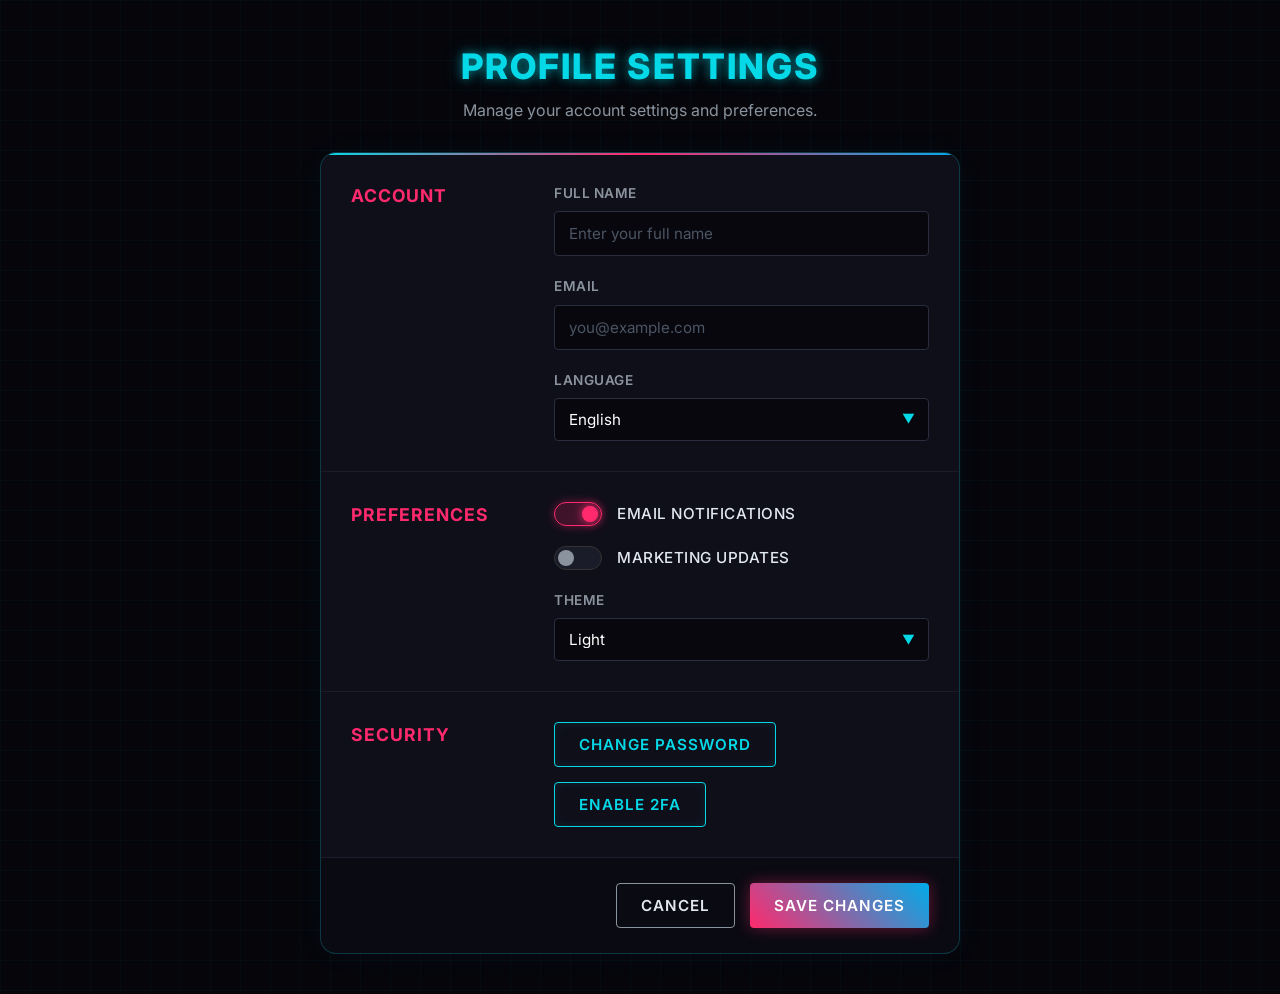
<file: DuAn/Bài_5/index.html>
<!doctype html>
<html lang="en">
  <head>
    <meta charset="UTF-8" />
    <meta name="viewport" content="width=device-width, initial-scale=1.0" />
    <title>Exercise 05 - Profile Settings Form</title>
    <link rel="preconnect" href="https://fonts.googleapis.com">
    <link rel="preconnect" href="https://fonts.gstatic.com" crossorigin>
    <link href="https://fonts.googleapis.com/css2?family=Inter:wght@400;500;600;700&display=swap" rel="stylesheet">
    <link rel="stylesheet" href="style-05.css">
  </head>
  <body>
    <div class="page-wrapper">
      
      <header class="page-header">
        <h1>Profile Settings</h1>
        <p>Manage your account settings and preferences.</p>
      </header>

      <main class="settings-container">
        <form class="settings-form">
          
          <section class="form-section">
            <div class="section-header">
              <h2>Account</h2>
            </div>
            <div class="section-content">
              
              <div class="form-group">
                <label for="fullName">Full Name</label>
                <input id="fullName" type="text" placeholder="Enter your full name" />
              </div>

              <div class="form-group">
                <label for="email">Email</label>
                <input id="email" type="email" placeholder="you@example.com" />
              </div>

              <div class="form-group">
                <label for="language">Language</label>
                <div class="select-wrapper">
                  <select id="language">
                    <option>English</option>
                    <option>Vietnamese</option>
                    <option>Japanese</option>
                  </select>
                </div>
              </div>

            </div>
          </section>

          <section class="form-section">
            <div class="section-header">
              <h2>Preferences</h2>
            </div>
            <div class="section-content">
              
              <div class="form-group toggle-group">
                <label class="toggle-switch">
                  <input type="checkbox" checked />
                  <span class="slider"></span>
                  <span class="toggle-text">Email notifications</span>
                </label>
              </div>

              <div class="form-group toggle-group">
                <label class="toggle-switch">
                  <input type="checkbox" />
                  <span class="slider"></span>
                  <span class="toggle-text">Marketing updates</span>
                </label>
              </div>

              <div class="form-group mt-3">
                <label for="theme">Theme</label>
                <div class="select-wrapper">
                  <select id="theme">
                    <option>Light</option>
                    <option>Dark</option>
                    <option>System</option>
                  </select>
                </div>
              </div>

            </div>
          </section>

          <section class="form-section">
            <div class="section-header">
              <h2>Security</h2>
            </div>
            <div class="section-content security-actions">
              <button type="button" class="btn-secondary">Change Password</button>
              <button type="button" class="btn-secondary">Enable 2FA</button>
            </div>
          </section>

          <section class="form-actions">
            <button type="button" class="btn-outline">Cancel</button>
            <button type="submit" class="btn-primary">Save Changes</button>
          </section>

        </form>
      </main>

    </div>
  </body>
</html>
</file>
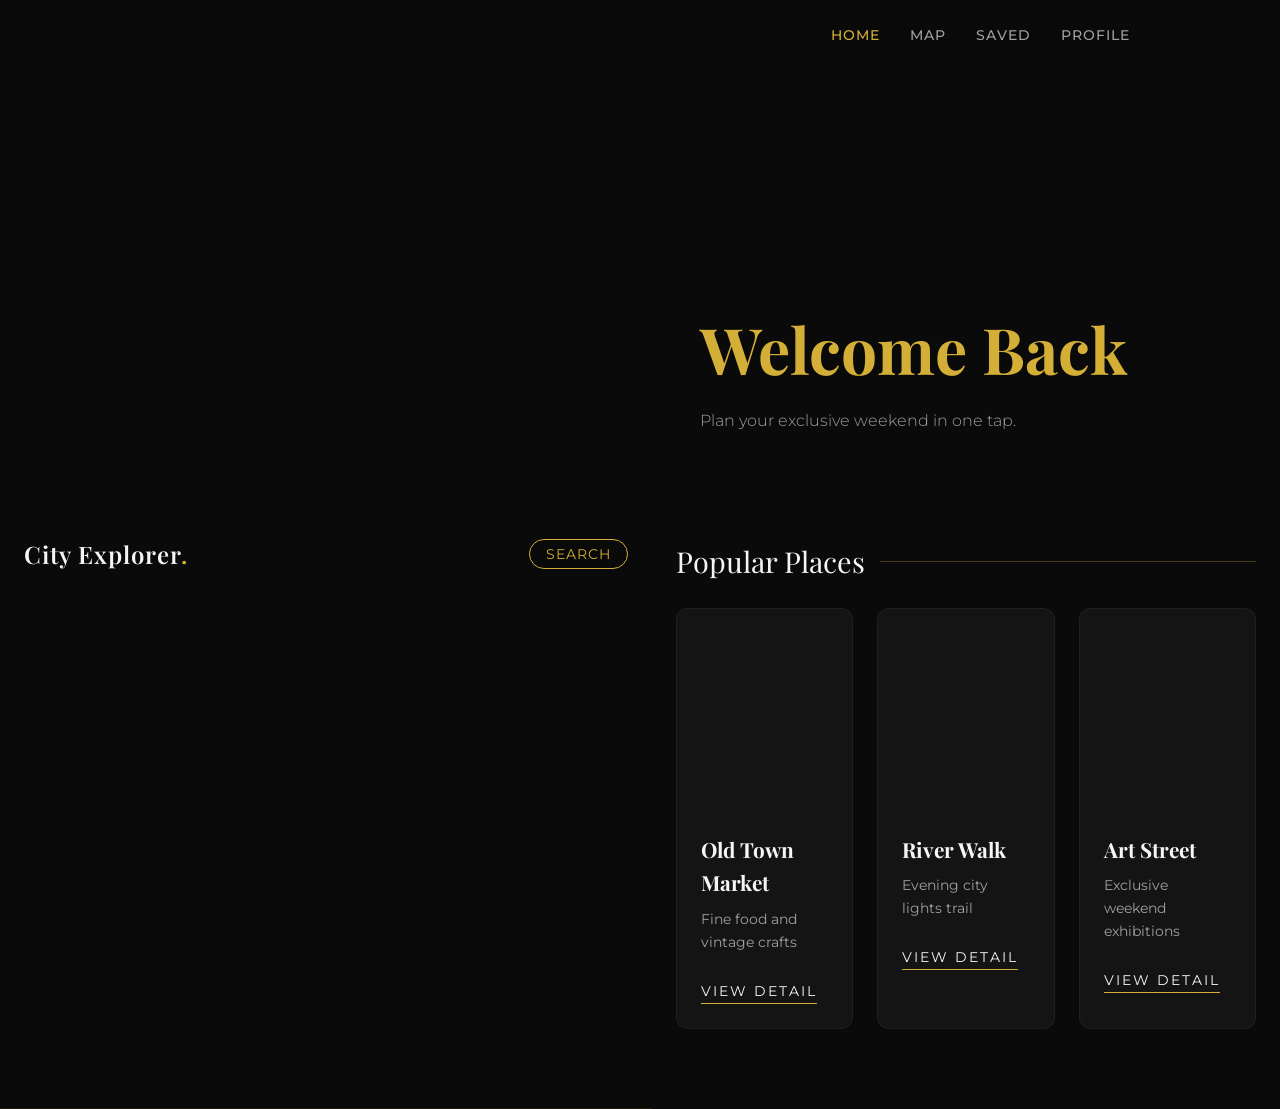
<file: DuAn/Bài_1/exercise-01.html>
<!doctype html>
<html lang="en">
  <head>
    <meta charset="UTF-8" />
    <meta name="viewport" content="width=device-width, initial-scale=1.0" />
    <title>Exercise 01 - Premium City Explorer</title>
    <link rel="preconnect" href="https://fonts.googleapis.com">
    <link rel="preconnect" href="https://fonts.gstatic.com" crossorigin>
    <link href="https://fonts.googleapis.com/css2?family=Montserrat:wght@300;400;500&family=Playfair+Display:ital,wght@0,400;0,600;1,400&display=swap" rel="stylesheet">
    <link rel="stylesheet" href="style.css">
  </head>
  <body>
    <header class="app-header">
      <h1>City Explorer<span class="gold-dot">.</span></h1>
      <button type="button" class="btn-search">Search</button>
    </header>

    <main class="app-content">
      <section class="hero-section">
        <div class="hero-overlay"></div>
        <div class="hero-text">
          <h2>Welcome Back</h2>
          <p>Plan your exclusive weekend in one tap.</p>
        </div>
      </section>

      <section class="places-section">
        <div class="section-header">
          <h2>Popular Places</h2>
          <div class="line"></div>
        </div>
        
        <div class="places-grid">
          <article class="place-card">
            <div class="card-img" style="background-image: url('https://images.unsplash.com/photo-1555396273-367ea4eb4db5?auto=format&fit=crop&w=600&q=80');"></div>
            <div class="card-content">
              <h3>Old Town Market</h3>
              <p>Fine food and vintage crafts</p>
              <button type="button" class="btn-view">View Detail</button>
            </div>
          </article>

          <article class="place-card">
            <div class="card-img" style="background-image: url('https://images.unsplash.com/photo-1513622470522-26c311a071f9?auto=format&fit=crop&w=600&q=80');"></div>
            <div class="card-content">
              <h3>River Walk</h3>
              <p>Evening city lights trail</p>
              <button type="button" class="btn-view">View Detail</button>
            </div>
          </article>

          <article class="place-card">
            <div class="card-img" style="background-image: url('https://images.unsplash.com/photo-1544928147-79a2dbc1f389?auto=format&fit=crop&w=600&q=80');"></div>
            <div class="card-content">
              <h3>Art Street</h3>
              <p>Exclusive weekend exhibitions</p>
              <button type="button" class="btn-view">View Detail</button>
            </div>
          </article>
        </div>
      </section>
    </main>

    <nav class="app-nav">
      <a href="#" class="active">Home</a>
      <a href="#">Map</a>
      <a href="#">Saved</a>
      <a href="#">Profile</a>
    </nav>
  </body>
</html>
</file>
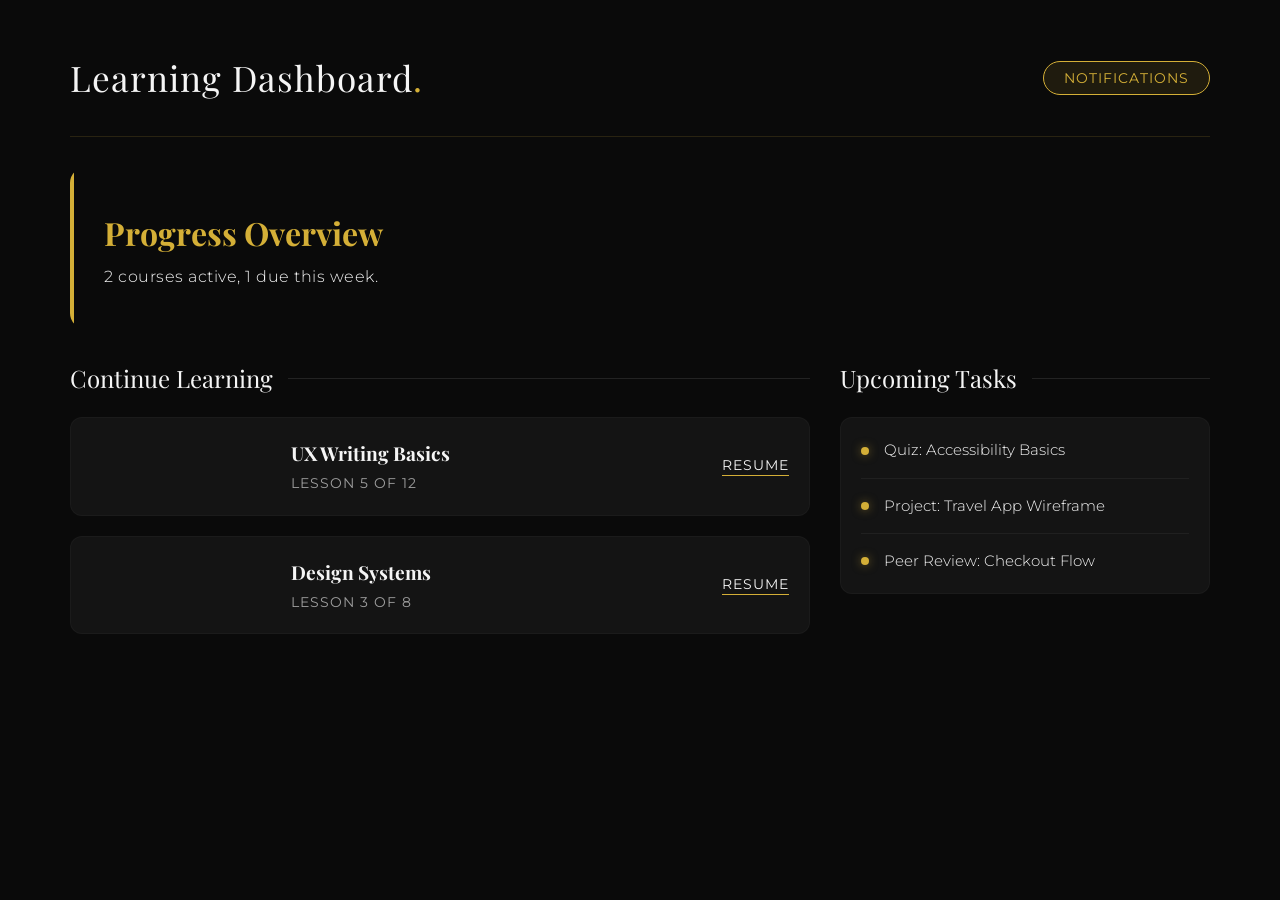
<file: DuAn/Bài_2/exercise-02.html>
<!doctype html>
<html lang="en">
  <head>
    <meta charset="UTF-8" />
    <meta name="viewport" content="width=device-width, initial-scale=1.0" />
    <title>Exercise 02 - Tablet Learning Dashboard</title>
    <link rel="preconnect" href="https://fonts.googleapis.com">
    <link rel="preconnect" href="https://fonts.gstatic.com" crossorigin>
    <link href="https://fonts.googleapis.com/css2?family=Montserrat:wght@300;400;500&family=Playfair+Display:ital,wght@0,400;0,600;1,400&display=swap" rel="stylesheet">
    <link rel="stylesheet" href="style-02.css">
  </head>
  <body>
    <div class="dashboard-container">
      <header class="dash-header">
        <h1>Learning Dashboard<span class="gold-dot">.</span></h1>
        <button type="button" class="btn-notify">Notifications</button>
      </header>

      <main class="dash-main">
        <section class="dash-section progress-section">
          <div class="progress-overlay"></div>
          <div class="progress-content">
            <h2>Progress Overview</h2>
            <p>2 courses active, 1 due this week.</p>
          </div>
        </section>

        <div class="dash-grid">
          <section class="dash-section courses-section">
            <div class="section-header">
              <h2>Continue Learning</h2>
              <div class="line"></div>
            </div>
            
            <div class="course-list">
              <article class="course-card">
                <div class="course-img" style="background-image: url('https://images.unsplash.com/photo-1558655146-d09347e92766?auto=format&fit=crop&w=600&q=80');"></div>
                <div class="course-info">
                  <div class="info-text">
                    <h3>UX Writing Basics</h3>
                    <p>Lesson 5 of 12</p>
                  </div>
                  <button type="button" class="btn-resume">Resume</button>
                </div>
              </article>

              <article class="course-card">
                <div class="course-img" style="background-image: url('https://images.unsplash.com/photo-1561070791-2526d30994b5?auto=format&fit=crop&w=600&q=80');"></div>
                <div class="course-info">
                  <div class="info-text">
                    <h3>Design Systems</h3>
                    <p>Lesson 3 of 8</p>
                  </div>
                  <button type="button" class="btn-resume">Resume</button>
                </div>
              </article>
            </div>
          </section>

          <section class="dash-section tasks-section">
            <div class="section-header">
              <h2>Upcoming Tasks</h2>
              <div class="line"></div>
            </div>
            
            <ul class="task-list">
              <li>
                <div class="task-bullet"></div>
                <div class="task-text">Quiz: Accessibility Basics</div>
              </li>
              <li>
                <div class="task-bullet"></div>
                <div class="task-text">Project: Travel App Wireframe</div>
              </li>
              <li>
                <div class="task-bullet"></div>
                <div class="task-text">Peer Review: Checkout Flow</div>
              </li>
            </ul>
          </section>
        </div>
      </main>
    </div>
  </body>
</html>
</file>
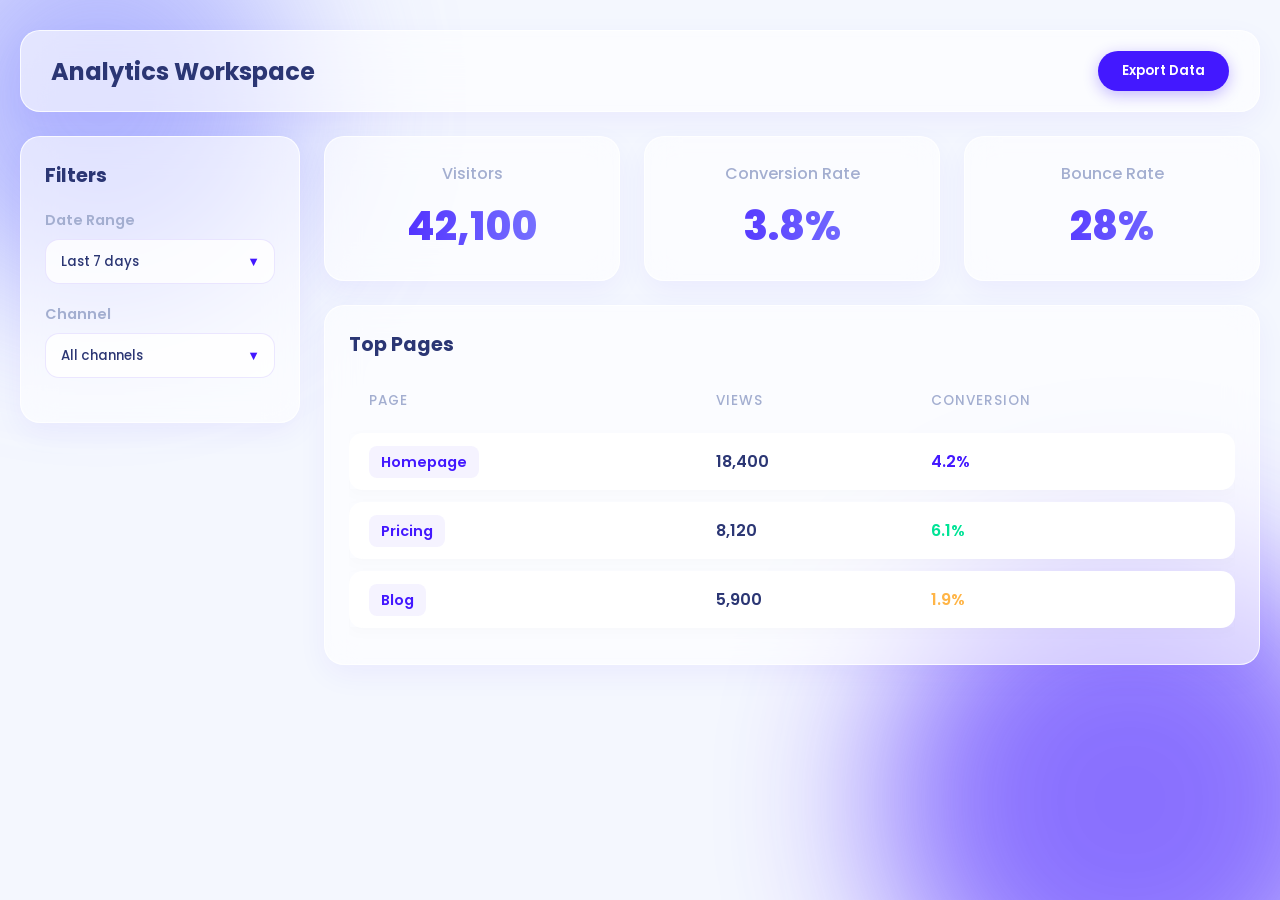
<file: DuAn/Bài_3/exercise-03.html>
<!doctype html>
<html lang="en">
  <head>
    <meta charset="UTF-8" />
    <meta name="viewport" content="width=device-width, initial-scale=1.0" />
    <title>Exercise 03 - Web Analytics</title>
    <link rel="preconnect" href="https://fonts.googleapis.com">
    <link rel="preconnect" href="https://fonts.gstatic.com" crossorigin>
    <link href="https://fonts.googleapis.com/css2?family=Poppins:wght@400;500;600;700;800&display=swap" rel="stylesheet">
    <link rel="stylesheet" href="style-03.css">
  </head>
  <body>
    <div class="app-background">
      <div class="blob blob-1"></div>
      <div class="blob blob-2"></div>
    </div>

    <div class="app-container">
      
      <header class="glass-panel app-header">
        <h1>Analytics Workspace</h1>
        <button type="button" class="btn-export">Export Data</button>
      </header>

      <main class="app-main">
        
        <aside class="glass-panel sidebar-filters">
          <h2>Filters</h2>
          <form class="filter-form">
            <div class="form-group">
              <label for="range">Date Range</label>
              <div class="select-wrapper">
                <select id="range">
                  <option>Last 7 days</option>
                  <option>Last 30 days</option>
                  <option>Last 90 days</option>
                </select>
              </div>
            </div>

            <div class="form-group">
              <label for="channel">Channel</label>
              <div class="select-wrapper">
                <select id="channel">
                  <option>All channels</option>
                  <option>Organic</option>
                  <option>Paid</option>
                </select>
              </div>
            </div>
          </form>
        </aside>

        <div class="content-wrapper">
          
          <section class="metrics-grid">
            <article class="glass-panel metric-card">
              <h3>Visitors</h3>
              <p class="gradient-text">42,100</p>
            </article>
            <article class="glass-panel metric-card">
              <h3>Conversion Rate</h3>
              <p class="gradient-text">3.8%</p>
            </article>
            <article class="glass-panel metric-card">
              <h3>Bounce Rate</h3>
              <p class="gradient-text">28%</p>
            </article>
          </section>

          <section class="glass-panel table-section">
            <h2>Top Pages</h2>
            <div class="table-responsive">
              <table class="custom-table">
                <thead>
                  <tr>
                    <th>Page</th>
                    <th>Views</th>
                    <th>Conversion</th>
                  </tr>
                </thead>
                <tbody>
                  <tr>
                    <td><span class="page-badge">Homepage</span></td>
                    <td>18,400</td>
                    <td><span class="status-good">4.2%</span></td>
                  </tr>
                  <tr>
                    <td><span class="page-badge">Pricing</span></td>
                    <td>8,120</td>
                    <td><span class="status-excellent">6.1%</span></td>
                  </tr>
                  <tr>
                    <td><span class="page-badge">Blog</span></td>
                    <td>5,900</td>
                    <td><span class="status-warning">1.9%</span></td>
                  </tr>
                </tbody>
              </table>
            </div>
          </section>

        </div>
      </main>
    </div>
  </body>
</html>
</file>
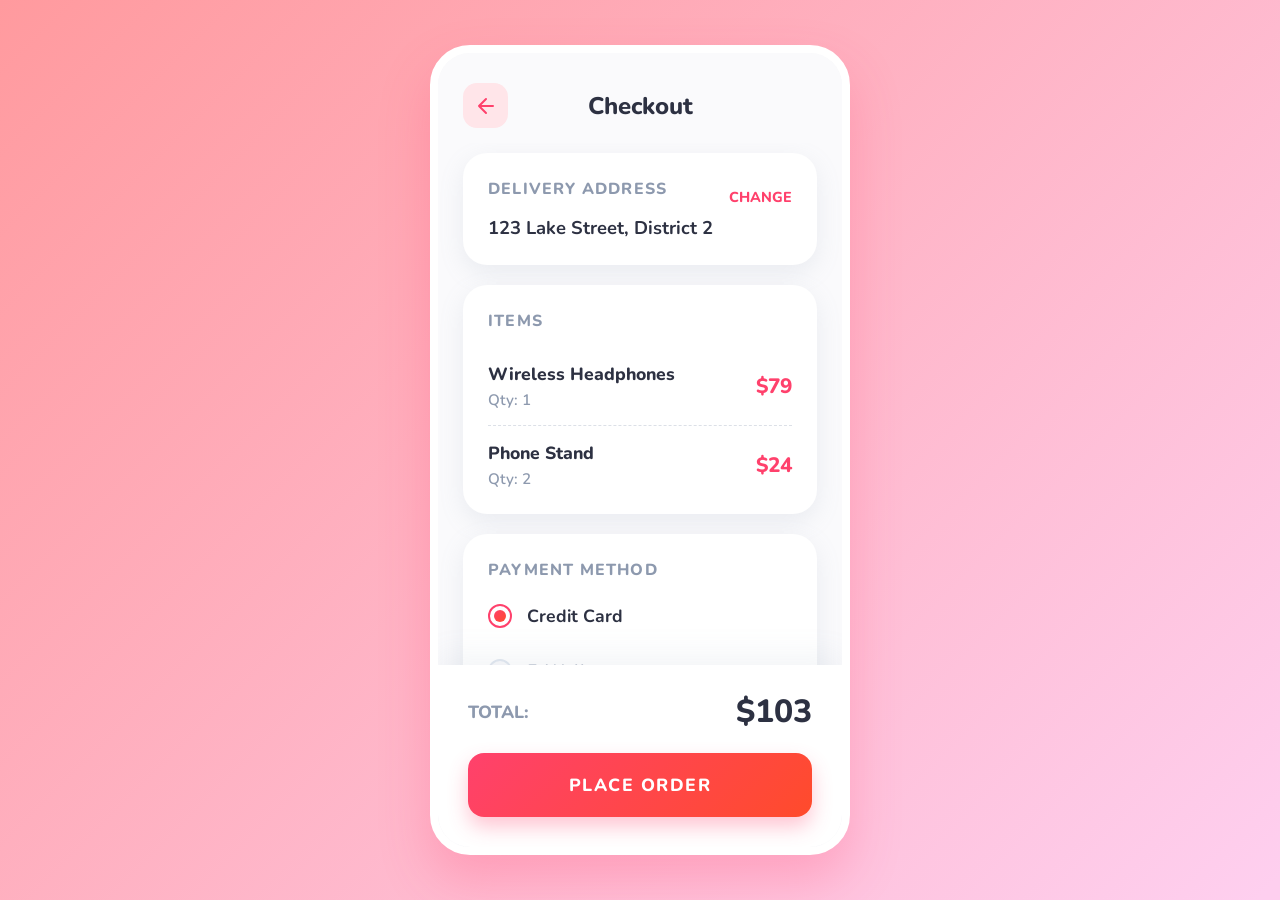
<file: DuAn/Bài_4/exercise-04.html>
<!doctype html>
<html lang="en">
  <head>
    <meta charset="UTF-8" />
    <meta name="viewport" content="width=device-width, initial-scale=1.0" />
    <title>Exercise 04 - Mobile Checkout</title>
    <link rel="preconnect" href="https://fonts.googleapis.com">
    <link rel="preconnect" href="https://fonts.gstatic.com" crossorigin>
    <link href="https://fonts.googleapis.com/css2?family=Nunito:wght@400;600;700;800&display=swap" rel="stylesheet">
    <link rel="stylesheet" href="style-04.css">
  </head>
  <body>
    <div class="mobile-app-wrapper">
      
      <header class="app-header">
        <a href="#" class="btn-back">
          <svg width="24" height="24" viewBox="0 0 24 24" fill="none" stroke="currentColor" stroke-width="2" stroke-linecap="round" stroke-linejoin="round"><path d="M19 12H5M12 19l-7-7 7-7"/></svg>
        </a>
        <h1>Checkout</h1>
        <div class="spacer"></div>
      </header>

      <main class="app-content">
        
        <section class="neu-card">
          <div class="section-header">
            <h2>Delivery Address</h2>
            <button type="button" class="btn-text">Change</button>
          </div>
          <p class="address-text">123 Lake Street, District 2</p>
        </section>

        <section class="neu-card">
          <h2>Items</h2>
          <div class="item-list">
            <article class="item-row">
              <div class="item-info">
                <h3>Wireless Headphones</h3>
                <p>Qty: 1</p>
              </div>
              <p class="item-price">$79</p>
            </article>
            
            <article class="item-row">
              <div class="item-info">
                <h3>Phone Stand</h3>
                <p>Qty: 2</p>
              </div>
              <p class="item-price">$24</p>
            </article>
          </div>
        </section>

        <section class="neu-card">
          <h2>Payment Method</h2>
          <form class="payment-form">
            
            <label class="custom-radio">
              <input type="radio" name="pay" checked />
              <div class="radio-mark"></div>
              <span>Credit Card</span>
            </label>
            
            <label class="custom-radio">
              <input type="radio" name="pay" />
              <div class="radio-mark"></div>
              <span>E-Wallet</span>
            </label>
            
            <label class="custom-radio">
              <input type="radio" name="pay" />
              <div class="radio-mark"></div>
              <span>Cash on Delivery</span>
            </label>

          </form>
        </section>

      </main>

      <footer class="app-footer neu-card-top">
        <div class="total-row">
          <p>Total:</p>
          <p class="total-amount">$103</p>
        </div>
        <button type="button" class="btn-primary neu-button">Place Order</button>
      </footer>

    </div>
  </body>
</html>
</file>
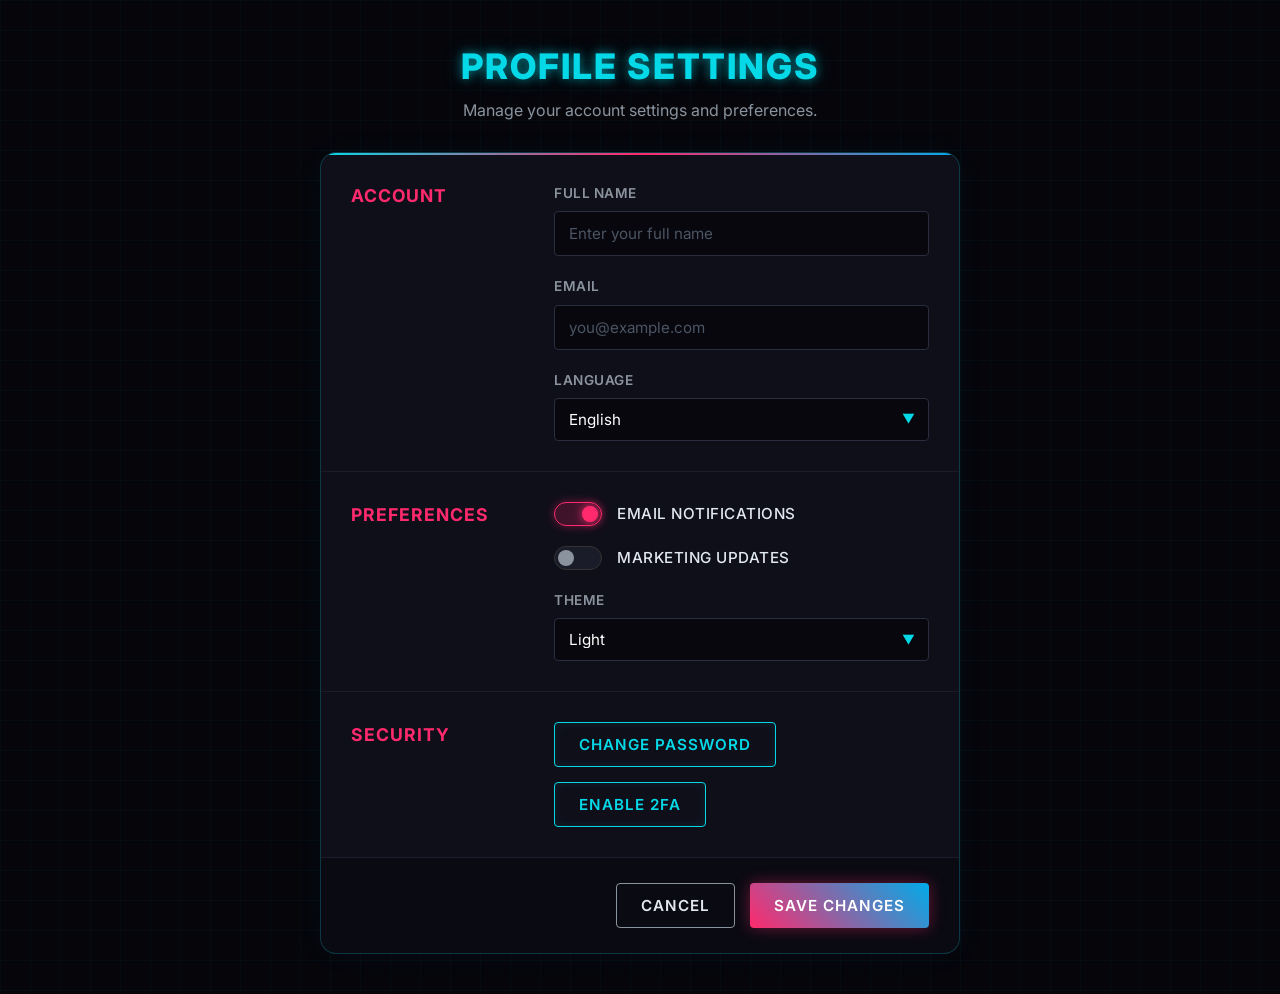
<file: DuAn/Bài_5/exercise-05.html>
<!doctype html>
<html lang="en">
  <head>
    <meta charset="UTF-8" />
    <meta name="viewport" content="width=device-width, initial-scale=1.0" />
    <title>Exercise 05 - Profile Settings Form</title>
    <link rel="preconnect" href="https://fonts.googleapis.com">
    <link rel="preconnect" href="https://fonts.gstatic.com" crossorigin>
    <link href="https://fonts.googleapis.com/css2?family=Inter:wght@400;500;600;700&display=swap" rel="stylesheet">
    <link rel="stylesheet" href="style-05.css">
  </head>
  <body>
    <div class="page-wrapper">
      
      <header class="page-header">
        <h1>Profile Settings</h1>
        <p>Manage your account settings and preferences.</p>
      </header>

      <main class="settings-container">
        <form class="settings-form">
          
          <section class="form-section">
            <div class="section-header">
              <h2>Account</h2>
            </div>
            <div class="section-content">
              
              <div class="form-group">
                <label for="fullName">Full Name</label>
                <input id="fullName" type="text" placeholder="Enter your full name" />
              </div>

              <div class="form-group">
                <label for="email">Email</label>
                <input id="email" type="email" placeholder="you@example.com" />
              </div>

              <div class="form-group">
                <label for="language">Language</label>
                <div class="select-wrapper">
                  <select id="language">
                    <option>English</option>
                    <option>Vietnamese</option>
                    <option>Japanese</option>
                  </select>
                </div>
              </div>

            </div>
          </section>

          <section class="form-section">
            <div class="section-header">
              <h2>Preferences</h2>
            </div>
            <div class="section-content">
              
              <div class="form-group toggle-group">
                <label class="toggle-switch">
                  <input type="checkbox" checked />
                  <span class="slider"></span>
                  <span class="toggle-text">Email notifications</span>
                </label>
              </div>

              <div class="form-group toggle-group">
                <label class="toggle-switch">
                  <input type="checkbox" />
                  <span class="slider"></span>
                  <span class="toggle-text">Marketing updates</span>
                </label>
              </div>

              <div class="form-group mt-3">
                <label for="theme">Theme</label>
                <div class="select-wrapper">
                  <select id="theme">
                    <option>Light</option>
                    <option>Dark</option>
                    <option>System</option>
                  </select>
                </div>
              </div>

            </div>
          </section>

          <section class="form-section">
            <div class="section-header">
              <h2>Security</h2>
            </div>
            <div class="section-content security-actions">
              <button type="button" class="btn-secondary">Change Password</button>
              <button type="button" class="btn-secondary">Enable 2FA</button>
            </div>
          </section>

          <section class="form-actions">
            <button type="button" class="btn-outline">Cancel</button>
            <button type="submit" class="btn-primary">Save Changes</button>
          </section>

        </form>
      </main>

    </div>
  </body>
</html>
</file>
<file: DuAn/Bài_5/style-05.css>
:root {
  --bg-body: #05050A; 
  --bg-card: #0F0F1A; 
  --text-main: #E2E8F0;
  --text-muted: #8B949E;
  
  /* Màu Dạ Quang (Neon) */
  --neon-cyan: #05D9E8;
  --neon-pink: #FF2A6D;
  --neon-blue: #01ABE9;
  
  --border-color: #1A1C29;
  
  --font-main: 'Inter', sans-serif;
  --radius-sm: 4px;
  --radius-md: 8px;
  --radius-lg: 16px;
}

* {
  margin: 0;
  padding: 0;
  box-sizing: border-box;
}

body {
  font-family: var(--font-main);
  background-color: var(--bg-body);
  background-image: 
    linear-gradient(rgba(5, 217, 232, 0.03) 1px, transparent 1px),
    linear-gradient(90deg, rgba(5, 217, 232, 0.03) 1px, transparent 1px);
  background-size: 30px 30px;
  color: var(--text-main);
  line-height: 1.5;
  padding: 40px 20px;
  min-height: 100vh;
}

/*LAYOUT & HEADER */
.page-wrapper {
  max-width: 640px;
  margin: 0 auto;
}

.page-header {
  margin-bottom: 30px;
  text-align: center;
}

.page-header h1 {
  font-size: 2.2rem;
  font-weight: 800;
  text-transform: uppercase;
  letter-spacing: 2px;
  /* Chữ phát sáng màu Cyan */
  color: var(--neon-cyan);
  text-shadow: 0 0 10px rgba(5, 217, 232, 0.5), 0 0 20px rgba(5, 217, 232, 0.3);
}

.page-header p {
  color: var(--text-muted);
  font-size: 1rem;
  margin-top: 5px;
}

/* Khối Form chính */
.settings-form {
  background-color: var(--bg-card);
  border-radius: var(--radius-lg);
  border: 1px solid rgba(5, 217, 232, 0.2);
  box-shadow: 0 0 30px rgba(1, 171, 233, 0.05);
  overflow: hidden;
  position: relative;
}

.settings-form::before {
  content: "";
  position: absolute;
  top: 0; left: 0; right: 0;
  height: 2px;
  background: linear-gradient(90deg, var(--neon-cyan), var(--neon-pink), var(--neon-blue));
}

.form-section {
  padding: 30px;
  border-bottom: 1px solid var(--border-color);
  display: flex;
  flex-direction: column;
}

@media (min-width: 600px) {
  .form-section {
    flex-direction: row;
    gap: 30px;
  }
  .section-header {
    width: 30%;
    flex-shrink: 0;
  }
  .section-content {
    flex-grow: 1;
  }
}

.section-header h2 {
  font-size: 1.1rem;
  font-weight: 700;
  color: var(--neon-pink);
  text-transform: uppercase;
  letter-spacing: 1px;
}

/*FORM INPUTS & SELECTS*/
.form-group {
  margin-bottom: 20px;
}

.form-group:last-child { margin-bottom: 0; }
.mt-3 { margin-top: 20px; }

label {
  display: block;
  font-size: 0.85rem;
  font-weight: 600;
  color: var(--text-muted);
  margin-bottom: 8px;
  text-transform: uppercase;
  letter-spacing: 0.5px;
}

input[type="text"],
input[type="email"],
select {
  width: 100%;
  padding: 12px 14px;
  font-family: inherit;
  font-size: 0.95rem;
  color: #fff;
  background-color: rgba(0, 0, 0, 0.5);
  border: 1px solid #2A2D3E;
  border-radius: var(--radius-sm);
  transition: all 0.3s ease;
  outline: none;
}

input::placeholder { color: #4B5563; }

input:focus,
select:focus {
  border-color: var(--neon-cyan);
  box-shadow: 0 0 15px rgba(5, 217, 232, 0.3), inset 0 0 10px rgba(5, 217, 232, 0.1);
}

.select-wrapper { position: relative; }
.select-wrapper::after {
  content: '▼';
  font-size: 0.8rem;
  color: var(--neon-cyan);
  position: absolute;
  right: 14px;
  top: 50%;
  transform: translateY(-50%);
  pointer-events: none;
}
select {
  appearance: none;
  -webkit-appearance: none;
  cursor: pointer;
}
select option { background-color: var(--bg-card); color: #fff; }

/*Công tắc Neon*/
.toggle-group {
  display: flex;
  align-items: center;
}

.toggle-switch {
  position: relative;
  display: flex;
  align-items: center;
  cursor: pointer;
  margin-bottom: 0;
}

.toggle-switch input {
  opacity: 0;
  width: 0;
  height: 0;
  position: absolute;
}

/* Rãnh công tắc */
.slider {
  position: relative;
  display: inline-block;
  width: 48px;
  height: 24px;
  background-color: #1A1C29;
  border: 1px solid #333;
  border-radius: 34px;
  transition: 0.4s;
  margin-right: 15px;
}

/* Nút gạt */
.slider::before {
  content: "";
  position: absolute;
  height: 16px;
  width: 16px;
  left: 3px;
  bottom: 3px;
  background-color: var(--text-muted);
  border-radius: 50%;
  transition: 0.4s cubic-bezier(0.68, -0.55, 0.265, 1.55); /* Hiệu ứng nảy */
}

/* Bật công tắc -> Đổi sang Neon Pink và phát sáng */
.toggle-switch input:checked + .slider {
  background-color: rgba(255, 42, 109, 0.2);
  border-color: var(--neon-pink);
  box-shadow: 0 0 10px rgba(255, 42, 109, 0.4);
}

.toggle-switch input:checked + .slider::before {
  transform: translateX(24px);
  background-color: var(--neon-pink);
  box-shadow: 0 0 10px var(--neon-pink);
}

.toggle-text {
  font-size: 0.95rem;
  color: var(--text-main);
  font-weight: 500;
}

/*BUTTONS*/
.security-actions {
  display: flex;
  gap: 15px;
  flex-wrap: wrap;
}

.form-actions {
  padding: 25px 30px;
  background-color: rgba(0, 0, 0, 0.3);
  display: flex;
  justify-content: flex-end;
  gap: 15px;
}

button {
  font-family: inherit;
  font-size: 0.95rem;
  font-weight: 600;
  padding: 12px 24px;
  border-radius: var(--radius-sm);
  cursor: pointer;
  transition: all 0.3s ease;
  outline: none;
  text-transform: uppercase;
  letter-spacing: 1px;
}

/* Nút chính (Gradient Neon) */
.btn-primary {
  background: linear-gradient(45deg, var(--neon-pink), var(--neon-blue));
  color: white;
  border: none;
  box-shadow: 0 0 15px rgba(255, 42, 109, 0.4);
}

.btn-primary:hover {
  transform: translateY(-2px);
  box-shadow: 0 0 25px rgba(255, 42, 109, 0.7);
}

/* Nút phụ */
.btn-outline {
  background-color: transparent;
  color: var(--text-main);
  border: 1px solid var(--text-muted);
}

.btn-outline:hover {
  border-color: var(--text-main);
  background-color: rgba(255,255,255,0.05);
}

/* Nút bảo mật (Viền Neon Cyan) */
.btn-secondary {
  background-color: transparent;
  color: var(--neon-cyan);
  border: 1px solid var(--neon-cyan);
  box-shadow: 0 0 10px rgba(5, 217, 232, 0.1) inset;
}

.btn-secondary:hover {
  background-color: rgba(5, 217, 232, 0.1);
  box-shadow: 0 0 15px rgba(5, 217, 232, 0.4) inset, 0 0 15px rgba(5, 217, 232, 0.4);
  text-shadow: 0 0 8px var(--neon-cyan);
}

/* Responsive */
@media (max-width: 599px) {
  .form-section { padding: 20px; }
  .section-header { margin-bottom: 15px; }
  .form-actions {
    padding: 20px;
    flex-direction: column-reverse;
  }
  .form-actions button { width: 100%; }
  .security-actions { flex-direction: column; }
}
</file>
<file: DuAn/Bài_1/style.css>
/*   VARIABLES & RESET*/
:root {
  --bg-dark: #0a0a0a;
  --bg-card: #141414;
  --text-main: #f5f5f5;
  --text-muted: #a0a0a0;
  --gold-accent: #d4af37;
  --gold-hover: #f1c40f;
  
  /* Fonts */
  --font-heading: 'Playfair Display', serif;
  --font-body: 'Montserrat', sans-serif;
  
  /* Spacing */
  --spacing-sm: 8px;
  --spacing-md: 16px;
  --spacing-lg: 24px;
  --spacing-xl: 40px;
}

* {
  margin: 0;
  padding: 0;
  box-sizing: border-box;
}

body {
  font-family: var(--font-body);
  background-color: var(--bg-dark);
  color: var(--text-main);
  line-height: 1.6;
  -webkit-font-smoothing: antialiased;
}

/* HEADER*/
.app-header {
  display: flex;
  justify-content: space-between;
  align-items: center;
  padding: var(--spacing-lg) var(--spacing-lg);
  background: rgba(10, 10, 10, 0.8);
  backdrop-filter: blur(10px);
  position: sticky;
  top: 0;
  z-index: 100;
  border-bottom: 1px solid rgba(212, 175, 55, 0.1);
}

.app-header h1 {
  font-family: var(--font-heading);
  font-size: 1.5rem;
  font-weight: 600;
  letter-spacing: 1px;
}

.gold-dot {
  color: var(--gold-accent);
}

.btn-search {
  background: transparent;
  color: var(--gold-accent);
  border: 1px solid var(--gold-accent);
  padding: 6px 16px;
  border-radius: 20px;
  font-family: var(--font-body);
  font-size: 0.85rem;
  text-transform: uppercase;
  letter-spacing: 1px;
  cursor: pointer;
  transition: all 0.3s ease;
}

.btn-search:hover {
  background: var(--gold-accent);
  color: var(--bg-dark);
}

/* MAIN CONTENT*/
.app-content {
  padding-bottom: 80px; /* Nhường chỗ cho Bottom Nav trên Mobile */
}

/* Hero Section */
.hero-section {
  position: relative;
  height: 350px;
  background-image: url('https://images.unsplash.com/photo-1449844908441-8829872d2607?auto=format&fit=crop&w=1920&q=80');
  background-size: cover;
  background-position: center;
  display: flex;
  align-items: flex-end;
  padding: var(--spacing-xl) var(--spacing-lg);
}

.hero-overlay {
  position: absolute;
  top: 0; left: 0; right: 0; bottom: 0;
  background: linear-gradient(to top, rgba(10,10,10,1) 0%, rgba(10,10,10,0.3) 100%);
}

.hero-text {
  position: relative;
  z-index: 1;
}

.hero-text h2 {
  font-family: var(--font-heading);
  font-size: 2.5rem;
  margin-bottom: var(--spacing-sm);
  color: var(--gold-accent);
}

.hero-text p {
  font-size: 1rem;
  color: var(--text-muted);
  font-weight: 300;
}

/* Places Section */
.places-section {
  padding: var(--spacing-xl) var(--spacing-lg);
}

.section-header {
  margin-bottom: var(--spacing-lg);
  display: flex;
  align-items: center;
  gap: 15px;
}

.section-header h2 {
  font-family: var(--font-heading);
  font-size: 1.8rem;
  font-weight: 400;
}

.section-header .line {
  flex-grow: 1;
  height: 1px;
  background: rgba(212, 175, 55, 0.3);
}

/* Grid & Cards */
.places-grid {
  display: grid;
  grid-template-columns: 1fr;
  gap: var(--spacing-lg);
}

.place-card {
  background-color: var(--bg-card);
  border-radius: 12px;
  overflow: hidden;
  border: 1px solid rgba(255,255,255,0.05);
  transition: transform 0.4s ease, box-shadow 0.4s ease;
}

.place-card:hover {
  transform: translateY(-5px);
  box-shadow: 0 10px 30px rgba(0,0,0,0.5);
  border-color: rgba(212, 175, 55, 0.3);
}

.card-img {
  height: 200px;
  background-size: cover;
  background-position: center;
  transition: transform 0.5s ease;
}

.place-card:hover .card-img {
  transform: scale(1.05);
}

.card-content {
  padding: var(--spacing-lg);
  background-color: var(--bg-card);
  position: relative;
}

.card-content h3 {
  font-family: var(--font-heading);
  font-size: 1.3rem;
  margin-bottom: var(--spacing-sm);
}

.card-content p {
  color: var(--text-muted);
  font-size: 0.9rem;
  margin-bottom: var(--spacing-lg);
}

.btn-view {
  background: transparent;
  color: var(--text-main);
  border: none;
  border-bottom: 1px solid var(--gold-accent);
  padding-bottom: 4px;
  font-family: var(--font-body);
  font-size: 0.85rem;
  text-transform: uppercase;
  letter-spacing: 2px;
  cursor: pointer;
  transition: color 0.3s ease;
}

.btn-view:hover {
  color: var(--gold-accent);
}

/* NAVIGATION */
.app-nav {
  position: fixed;
  bottom: 0;
  left: 0;
  width: 100%;
  background: rgba(20, 20, 20, 0.95);
  backdrop-filter: blur(10px);
  display: flex;
  justify-content: space-around;
  padding: var(--spacing-md) 0;
  border-top: 1px solid rgba(255,255,255,0.05);
  z-index: 100;
}

.app-nav a {
  color: var(--text-muted);
  text-decoration: none;
  font-size: 0.85rem;
  text-transform: uppercase;
  letter-spacing: 1px;
  font-weight: 500;
  transition: color 0.3s ease;
}

.app-nav a.active, .app-nav a:hover {
  color: var(--gold-accent);
}

/* RESPONSIVE DESIGN (Tablet & Desktop)*/

/* Tablet */
@media (min-width: 768px) {
  .places-grid {
    grid-template-columns: repeat(2, 1fr);
  }
  .hero-section {
    height: 450px;
    border-radius: 20px;
    margin: var(--spacing-lg);
  }
}

/* Web / Desktop */
@media (min-width: 1024px) {
  body {
    display: flex;
    justify-content: center;
  }
  

  .app-header, .app-content, .app-nav {
    max-width: 1200px;
    width: 100%;
    margin: 0 auto;
  }

  .places-grid {
    grid-template-columns: repeat(3, 1fr);
  }

  .hero-text h2 {
    font-size: 4rem;
  }


  .app-content {
    padding-bottom: 40px; 
  }
  
  .app-nav {
    position: absolute;
    top: 25px;
    right: 150px; 
    bottom: auto;
    left: auto;
    width: auto;
    background: transparent;
    border: none;
    padding: 0;
    gap: 30px;
  }
}
</file>
<file: DuAn/Bài_2/style-02.css>
:root {
  /* Bảng màu Đơn giản & Sang trọng */
  --bg-dark: #0a0a0a;
  --bg-card: #141414;
  --bg-surface: #1e1e1e;
  --text-main: #f5f5f5;
  --text-muted: #9e9e9e;
  --gold-accent: #d4af37;
  --gold-hover: #f1c40f;
  
  /* Fonts */
  --font-heading: 'Playfair Display', serif;
  --font-body: 'Montserrat', sans-serif;
  
  /* Spacing */
  --spacing-sm: 10px;
  --spacing-md: 20px;
  --spacing-lg: 30px;
}

* {
  margin: 0;
  padding: 0;
  box-sizing: border-box;
}

body {
  font-family: var(--font-body);
  background-color: var(--bg-dark);
  color: var(--text-main);
  line-height: 1.6;
  -webkit-font-smoothing: antialiased;
}

.dashboard-container {
  max-width: 1200px;
  margin: 0 auto;
  padding: var(--spacing-md);
}

/*HEADER */
.dash-header {
  display: flex;
  justify-content: space-between;
  align-items: center;
  padding: var(--spacing-md) 0 var(--spacing-lg) 0;
  border-bottom: 1px solid rgba(212, 175, 55, 0.15);
  margin-bottom: var(--spacing-lg);
}

.dash-header h1 {
  font-family: var(--font-heading);
  font-size: 1.8rem;
  font-weight: 400;
  letter-spacing: 1px;
}

.gold-dot {
  color: var(--gold-accent);
}

.btn-notify {
  background: rgba(212, 175, 55, 0.1);
  color: var(--gold-accent);
  border: 1px solid var(--gold-accent);
  padding: 8px 20px;
  border-radius: 30px;
  font-family: var(--font-body);
  font-size: 0.85rem;
  text-transform: uppercase;
  letter-spacing: 1px;
  cursor: pointer;
  transition: all 0.3s ease;
}

.btn-notify:hover {
  background: var(--gold-accent);
  color: var(--bg-dark);
}

/* =========================================
   MAIN CONTENT & SECTIONS
========================================= */
.section-header {
  display: flex;
  align-items: center;
  gap: 15px;
  margin-bottom: var(--spacing-md);
}

.section-header h2 {
  font-family: var(--font-heading);
  font-size: 1.5rem;
  font-weight: 400;
}

.section-header .line {
  flex-grow: 1;
  height: 1px;
  background: rgba(255, 255, 255, 0.1);
}

/* 1. Progress Section */
.progress-section {
  position: relative;
  border-radius: 16px;
  overflow: hidden;
  margin-bottom: var(--spacing-lg);
  background-image: url('https://images.unsplash.com/photo-1497366216548-37526070297c?auto=format&fit=crop&w=1200&q=80');
  background-size: cover;
  background-position: center;
}

.progress-overlay {
  position: absolute;
  inset: 0;
  background: linear-gradient(90deg, rgba(10,10,10,0.95) 0%, rgba(10,10,10,0.6) 100%);
}

.progress-content {
  position: relative;
  z-index: 1;
  padding: var(--spacing-lg) var(--spacing-md);
  border-left: 4px solid var(--gold-accent);
}

.progress-content h2 {
  font-family: var(--font-heading);
  font-size: 2rem;
  color: var(--gold-accent);
  margin-bottom: 5px;
}

.progress-content p {
  font-size: 1rem;
  color: var(--text-main);
  font-weight: 300;
  letter-spacing: 0.5px;
}

/* 2. Grid Layout for the rest */
.dash-grid {
  display: grid;
  grid-template-columns: 1fr;
  gap: var(--spacing-lg);
}

/* 3. Continue Learning Cards */
.course-list {
  display: flex;
  flex-direction: column;
  gap: var(--spacing-md);
}

.course-card {
  display: flex;
  flex-direction: row;
  background: var(--bg-card);
  border-radius: 12px;
  overflow: hidden;
  border: 1px solid rgba(255,255,255,0.03);
  transition: transform 0.3s ease, border-color 0.3s ease;
}

.course-card:hover {
  transform: translateY(-3px);
  border-color: rgba(212, 175, 55, 0.4);
}

.course-img {
  width: 120px;
  background-size: cover;
  background-position: center;
}

.course-info {
  padding: var(--spacing-md);
  flex-grow: 1;
  display: flex;
  justify-content: space-between;
  align-items: center;
}

.info-text h3 {
  font-family: var(--font-heading);
  font-size: 1.2rem;
  margin-bottom: 4px;
}

.info-text p {
  color: var(--text-muted);
  font-size: 0.85rem;
  text-transform: uppercase;
  letter-spacing: 1px;
}

.btn-resume {
  background: transparent;
  color: var(--text-main);
  border: none;
  border-bottom: 1px solid var(--gold-accent);
  padding-bottom: 2px;
  font-family: var(--font-body);
  font-size: 0.85rem;
  text-transform: uppercase;
  letter-spacing: 1px;
  cursor: pointer;
  transition: color 0.3s ease;
}

.btn-resume:hover {
  color: var(--gold-accent);
}

/* 4. Upcoming Tasks List */
.task-list {
  list-style: none;
  background: var(--bg-card);
  border-radius: 12px;
  padding: var(--spacing-md);
  border: 1px solid rgba(255,255,255,0.03);
}

.task-list li {
  display: flex;
  align-items: center;
  padding: 15px 0;
  border-bottom: 1px solid rgba(255,255,255,0.05);
  transition: padding-left 0.3s ease;
}

.task-list li:hover {
  padding-left: 10px;
}

.task-list li:last-child {
  border-bottom: none;
  padding-bottom: 0;
}

.task-list li:first-child {
  padding-top: 0;
}

.task-bullet {
  width: 8px;
  height: 8px;
  background-color: var(--gold-accent);
  border-radius: 50%;
  margin-right: 15px;
  box-shadow: 0 0 10px rgba(212, 175, 55, 0.5);
}

.task-text {
  font-size: 0.95rem;
  color: var(--text-main);
  font-weight: 300;
}

/* Tablet & Smaller Web (Dashboard Focus) */
@media (min-width: 768px) {
  .dashboard-container {
    padding: var(--spacing-lg);
  }
  
  .progress-content {
    padding: 40px var(--spacing-lg);
  }
  
  .dash-grid {
    grid-template-columns: 2fr 1fr; 
    align-items: start;
  }
}

/* Desktop */
@media (min-width: 1024px) {
  .dash-header h1 {
    font-size: 2.2rem;
  }
  
  .course-img {
    width: 200px; 
  }
}

/* Fix bố cục trên Mobile nhỏ (dưới 480px) */
@media (max-width: 480px) {
  .course-info {
    flex-direction: column;
    align-items: flex-start;
    gap: 15px;
  }
  .course-img {
    width: 100px;
  }
}
</file>
<file: DuAn/Bài_3/style-03.css>
:root {
  --bg-color: #f4f7fe;
  --primary: #4318FF;
  --primary-hover: #3311db;
  --secondary: #00E396;
  --text-dark: #2B3674;
  --text-gray: #A3AED0;
  --glass-bg: rgba(255, 255, 255, 0.6);
  --glass-border: rgba(255, 255, 255, 0.8);
  
  --font-main: 'Poppins', sans-serif;
  --radius-lg: 20px;
  --radius-md: 14px;
}

* {
  margin: 0;
  padding: 0;
  box-sizing: border-box;
}

body {
  font-family: var(--font-main);
  background-color: var(--bg-color);
  color: var(--text-dark);
  min-height: 100vh;
  position: relative;
  overflow-x: hidden;
}

.app-background {
  position: fixed;
  top: 0; left: 0; width: 100%; height: 100%;
  z-index: -1;
  overflow: hidden;
  background: #f4f7fe;
}

.blob {
  position: absolute;
  filter: blur(80px);
  border-radius: 50%;
  opacity: 0.6;
  animation: float 10s infinite alternate ease-in-out;
}

.blob-1 {
  width: 400px; height: 400px;
  background: #868CFF;
  top: -100px; left: -100px;
}

.blob-2 {
  width: 500px; height: 500px;
  background: #4318FF;
  bottom: -150px; right: -100px;
  animation-delay: -5s;
}

@keyframes float {
  0% { transform: translate(0, 0) scale(1); }
  100% { transform: translate(50px, 50px) scale(1.1); }
}

.glass-panel {
  background: var(--glass-bg);
  backdrop-filter: blur(16px);
  -webkit-backdrop-filter: blur(16px);
  border: 1px solid var(--glass-border);
  border-radius: var(--radius-lg);
  box-shadow: 0 10px 30px rgba(67, 24, 255, 0.05);
}

/*LAYOUT*/
.app-container {
  max-width: 1300px;
  margin: 0 auto;
  padding: 30px 20px;
  display: flex;
  flex-direction: column;
  gap: 24px;
  animation: slideUp 0.8s ease-out forwards;
}

@keyframes slideUp {
  from { opacity: 0; transform: translateY(30px); }
  to { opacity: 1; transform: translateY(0); }
}

/* Header */
.app-header {
  display: flex;
  justify-content: space-between;
  align-items: center;
  padding: 20px 30px;
}

.app-header h1 {
  font-size: 1.5rem;
  font-weight: 700;
}

.btn-export {
  background: var(--primary);
  color: white;
  border: none;
  padding: 10px 24px;
  border-radius: 30px;
  font-family: inherit;
  font-weight: 600;
  cursor: pointer;
  transition: all 0.3s;
  box-shadow: 0 4px 15px rgba(67, 24, 255, 0.3);
}

.btn-export:hover {
  background: var(--primary-hover);
  transform: translateY(-2px);
  box-shadow: 0 6px 20px rgba(67, 24, 255, 0.4);
}

/* Main Layout (Sidebar + Content) */
.app-main {
  display: grid;
  grid-template-columns: 280px 1fr;
  gap: 24px;
  align-items: start;
}

/*SIDEBAR & CUSTOM FORMS*/
.sidebar-filters {
  padding: 24px;
}

.sidebar-filters h2 {
  font-size: 1.2rem;
  margin-bottom: 20px;
}

.form-group {
  margin-bottom: 20px;
}

.form-group label {
  display: block;
  font-size: 0.9rem;
  font-weight: 600;
  color: var(--text-gray);
  margin-bottom: 8px;
}

/* Custom Select Dropdown */
.select-wrapper {
  position: relative;
}

.select-wrapper::after {
  content: '▼';
  font-size: 0.8rem;
  color: var(--primary);
  position: absolute;
  right: 15px;
  top: 50%;
  transform: translateY(-50%);
  pointer-events: none; /* Let clicks pass through to select */
}

select {
  width: 100%;
  appearance: none;
  -webkit-appearance: none;
  background: rgba(255, 255, 255, 0.8);
  border: 1px solid rgba(67, 24, 255, 0.1);
  padding: 12px 15px;
  border-radius: var(--radius-md);
  font-family: inherit;
  font-weight: 500;
  color: var(--text-dark);
  cursor: pointer;
  transition: all 0.3s;
  outline: none;
}

select:focus {
  border-color: var(--primary);
  box-shadow: 0 0 0 3px rgba(67, 24, 255, 0.1);
}

.content-wrapper {
  display: flex;
  flex-direction: column;
  gap: 24px;
}

.metrics-grid {
  display: grid;
  grid-template-columns: repeat(3, 1fr);
  gap: 24px;
}

.metric-card {
  padding: 24px;
  text-align: center;
  transition: transform 0.3s ease;
}

.metric-card:hover {
  transform: translateY(-5px);
}

.metric-card h3 {
  font-size: 1rem;
  color: var(--text-gray);
  font-weight: 500;
  margin-bottom: 10px;
}

.gradient-text {
  font-size: 2.5rem;
  font-weight: 800;
  background: linear-gradient(90deg, #4318FF, #868CFF);
  -webkit-background-clip: text;
  -webkit-text-fill-color: transparent;
  background-clip: text;
}
.table-section {
  padding: 24px;
}

.table-section h2 {
  font-size: 1.2rem;
  margin-bottom: 20px;
}

.table-responsive {
  overflow-x: auto;
}

.custom-table {
  width: 100%;
  border-collapse: separate;
  border-spacing: 0 12px; 
}

.custom-table th {
  text-align: left;
  padding: 0 20px 10px 20px;
  color: var(--text-gray);
  font-weight: 500;
  text-transform: uppercase;
  font-size: 0.85rem;
  letter-spacing: 1px;
}

/* Biến các hàng thành khối nổi (Floating rows) */
.custom-table tbody tr {
  background: white;
  box-shadow: 0 4px 15px rgba(0, 0, 0, 0.02);
  transition: all 0.3s ease;
}

.custom-table tbody tr:hover {
  transform: scale(1.01);
  box-shadow: 0 8px 20px rgba(67, 24, 255, 0.08);
}

/* Bo tròn góc cho ô đầu và ô cuối của mỗi hàng */
.custom-table td:first-child { border-radius: var(--radius-md) 0 0 var(--radius-md); }
.custom-table td:last-child { border-radius: 0 var(--radius-md) var(--radius-md) 0; }

.custom-table td {
  padding: 16px 20px;
  font-weight: 600;
  vertical-align: middle;
}

.page-badge {
  background: rgba(67, 24, 255, 0.05);
  color: var(--primary);
  padding: 6px 12px;
  border-radius: 8px;
  font-size: 0.9rem;
}

.status-excellent { color: #00E396; }
.status-good { color: var(--primary); }
.status-warning { color: #FFB547; }

@media (max-width: 992px) {
  .app-main {
    grid-template-columns: 1fr; 
  }
  
  .sidebar-filters form {
    display: flex;
    gap: 20px;
  }
  
  .form-group { width: 100%; margin-bottom: 0; }
}

@media (max-width: 768px) {
  .metrics-grid { grid-template-columns: 1fr; }
  .sidebar-filters form { flex-direction: column; }
  .app-header { flex-direction: column; gap: 15px; text-align: center; }
}
</file>
<file: DuAn/Bài_4/style-04.css>
:root {
  --bg-presentation: linear-gradient(135deg, #FF9A9E 0%, #FECFEF 99%, #FECFEF 100%);
  --app-bg: #FAFAFC; /* Màu nền app xám trắng cực nhạt để làm nổi bật thẻ */
  --card-bg: #FFFFFF;
  
  --text-main: #2D3142; /* Xanh Navy rất đậm thay vì đen */
  --text-muted: #8D99AE;
  
  /* Gradient kích thích mua sắm */
  --accent-gradient: linear-gradient(135deg, #FF416C 0%, #FF4B2B 100%);
  --accent-solid: #FF416C;
  --accent-light: #FFE5E9;
  
  --font-main: 'Nunito', sans-serif;
}

* {
  margin: 0;
  padding: 0;
  box-sizing: border-box;
}

body {
  font-family: var(--font-main);
  background: var(--bg-presentation);
  color: var(--text-main);
  min-height: 100vh;
  display: flex;
  justify-content: center;
  align-items: center;
  padding: 20px;
}
.mobile-app-wrapper {
  width: 100%;
  max-width: 420px;
  background-color: var(--app-bg);
  border-radius: 40px;
  /* Viền trắng dày tạo cảm giác vỏ điện thoại */
  border: 8px solid #FFFFFF; 
  /* Bóng đổ lớn, có màu hồng nhạt lan tỏa */
  box-shadow: 0 25px 50px rgba(255, 65, 108, 0.25);
  overflow: hidden;
  display: flex;
  flex-direction: column;
  position: relative;
  height: 90vh;
  max-height: 850px;
}

/* HEADER*/
.app-header {
  display: flex;
  justify-content: space-between;
  align-items: center;
  padding: 30px 25px 15px 25px;
  background-color: var(--app-bg);
}

.btn-back {
  display: flex;
  align-items: center;
  justify-content: center;
  width: 45px;
  height: 45px;
  border-radius: 14px;
  background: var(--accent-light);
  color: var(--accent-solid);
  text-decoration: none;
  transition: all 0.3s ease;
}

.btn-back:hover {
  background: var(--accent-solid);
  color: #FFF;
  transform: translateY(-2px);
  box-shadow: 0 5px 15px rgba(255, 65, 108, 0.3);
}

.app-header h1 {
  font-size: 1.5rem;
  font-weight: 800;
  color: var(--text-main);
}

.spacer {
  width: 45px;
}
.app-content {
  flex: 1;
  overflow-y: auto;
  padding: 10px 25px 30px 25px;
  display: flex;
  flex-direction: column;
  gap: 20px;
}

.app-content::-webkit-scrollbar {
  display: none;
}
.neu-card {
  background-color: var(--card-bg);
  border-radius: 24px;
  padding: 24px;
  box-shadow: 0 8px 24px rgba(141, 153, 174, 0.15);
  border: 1px solid rgba(255, 255, 255, 0.5);
  transition: transform 0.3s ease;
}

.neu-card:hover {
  transform: translateY(-3px);
  box-shadow: 0 12px 30px rgba(141, 153, 174, 0.2);
}

.neu-card h2 {
  font-size: 1rem;
  font-weight: 800;
  color: var(--text-muted);
  margin-bottom: 15px;
  text-transform: uppercase;
  letter-spacing: 1.2px;
}
.section-header {
  display: flex;
  justify-content: space-between;
  align-items: center;
}

.btn-text {
  background: none;
  border: none;
  color: var(--accent-solid);
  font-family: inherit;
  font-weight: 800;
  font-size: 0.9rem;
  cursor: pointer;
  text-transform: uppercase;
}

.address-text {
  font-size: 1.15rem;
  font-weight: 700;
  color: var(--text-main);
}
.item-row {
  display: flex;
  justify-content: space-between;
  align-items: center;
  padding: 15px 0;
  border-bottom: 1px dashed rgba(141, 153, 174, 0.3);
}

.item-row:last-child {
  border-bottom: none;
  padding-bottom: 0;
}

.item-info h3 {
  font-size: 1.1rem;
  font-weight: 800;
}

.item-info p {
  font-size: 0.95rem;
  color: var(--text-muted);
  margin-top: 4px;
  font-weight: 600;
}

.item-price {
  font-size: 1.3rem;
  font-weight: 800;
  color: var(--accent-solid);
}

.payment-form {
  display: flex;
  flex-direction: column;
  gap: 15px;
}

.custom-radio {
  display: flex;
  align-items: center;
  cursor: pointer;
  padding: 8px 0;
}

.custom-radio input[type="radio"] {
  display: none;
}
.radio-mark {
  width: 24px;
  height: 24px;
  border-radius: 50%;
  background-color: var(--app-bg);
  border: 2px solid #E2E8F0;
  margin-right: 15px;
  position: relative;
  transition: all 0.3s cubic-bezier(0.4, 0, 0.2, 1);
}

.custom-radio input[type="radio"]:checked + .radio-mark {
  border-color: var(--accent-solid);
  background-color: #FFF;
}

/* Chấm tròn bung ra mượt mà */
.custom-radio input[type="radio"]:checked + .radio-mark::after {
  content: '';
  position: absolute;
  top: 50%;
  left: 50%;
  transform: translate(-50%, -50%) scale(1);
  width: 12px;
  height: 12px;
  border-radius: 50%;
  background: var(--accent-gradient);
  animation: popIn 0.3s ease forwards;
}

@keyframes popIn {
  0% { transform: translate(-50%, -50%) scale(0); }
  80% { transform: translate(-50%, -50%) scale(1.2); }
  100% { transform: translate(-50%, -50%) scale(1); }
}

.custom-radio span {
  font-size: 1.1rem;
  font-weight: 700;
  color: var(--text-muted);
  transition: color 0.3s ease;
}

.custom-radio input[type="radio"]:checked ~ span {
  color: var(--text-main);
}

.app-footer {
  padding: 25px 30px 30px;
  background-color: var(--card-bg);
  box-shadow: 0 -10px 30px rgba(141, 153, 174, 0.1); 
  border-radius: 0 0 32px 32px;
  z-index: 10;
}

.total-row {
  display: flex;
  justify-content: space-between;
  align-items: center;
  margin-bottom: 20px;
}

.total-row p:first-child {
  font-size: 1.1rem;
  font-weight: 800;
  color: var(--text-muted);
  text-transform: uppercase;
}

.total-amount {
  font-size: 2rem;
  font-weight: 800;
  color: var(--text-main);
}
.neu-button {
  width: 100%;
  padding: 20px;
  border: none;
  border-radius: 16px;
  font-family: inherit;
  font-size: 1.1rem;
  font-weight: 800;
  text-transform: uppercase;
  letter-spacing: 1.5px;
  cursor: pointer;
  background: var(--accent-gradient);
  color: white;
  box-shadow: 0 10px 20px rgba(255, 65, 108, 0.3);
  transition: all 0.3s ease;
}

.neu-button:hover {
  transform: translateY(-3px);
  box-shadow: 0 15px 25px rgba(255, 65, 108, 0.4);
}

.neu-button:active {
  transform: translateY(1px);
  box-shadow: 0 5px 10px rgba(255, 65, 108, 0.3);
}
</file>
